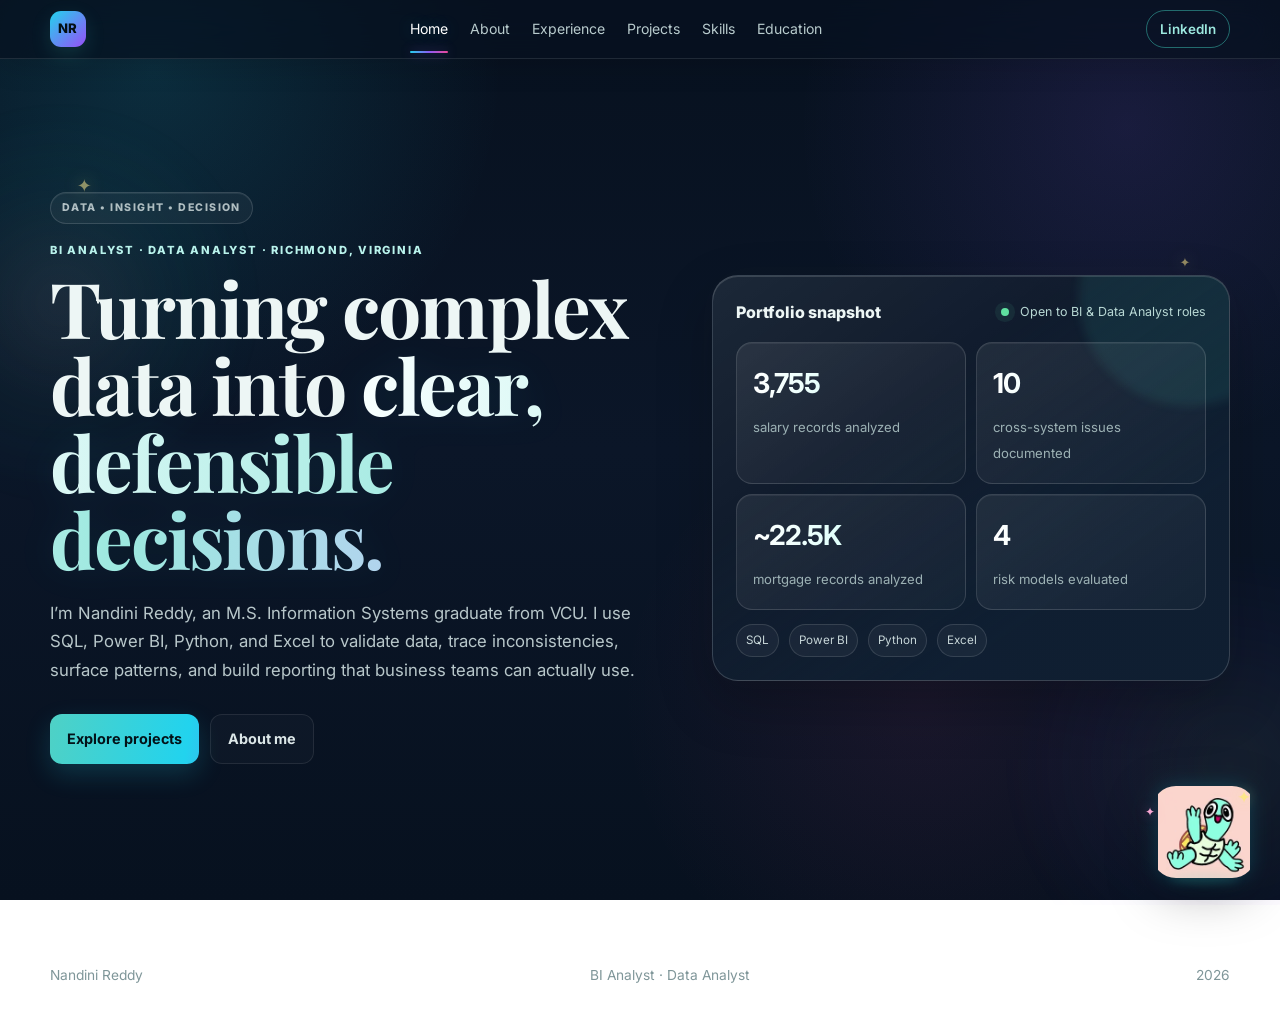
<file: index.html>
<!doctype html><html lang="en"><head><meta charset="utf-8"><meta name="viewport" content="width=device-width,initial-scale=1"><meta name="description" content="Nandini Reddy — BI Analyst and Data Analyst portfolio."><title>Nandini Reddy | Home</title><link rel="preconnect" href="https://fonts.googleapis.com"><link rel="preconnect" href="https://fonts.gstatic.com" crossorigin><link href="https://fonts.googleapis.com/css2?family=Inter:wght@400;500;600;700;800&family=Playfair+Display:wght@600;700&display=swap" rel="stylesheet"><link rel="stylesheet" href="styles.css"><link rel="stylesheet" href="turtle.css"></head><body data-page="home">
<header class="site-header"><a class="brand" href="index.html">NR</a><nav class="nav"><a class="active" href="index.html">Home</a><a href="about.html">About</a><a href="experience.html">Experience</a><a href="projects.html">Projects</a><a href="skills.html">Skills</a><a href="education.html">Education</a></nav><a class="nav-cta" href="https://www.linkedin.com/in/gnandinireddy" target="_blank">LinkedIn</a></header>
<main class="single-page-main"><section class="hero section-shell"><div class="hero-copy reveal"><p class="eyebrow">BI Analyst · Data Analyst · Richmond, Virginia</p><h1>Turning complex data into <span>clear, defensible decisions.</span></h1><p class="hero-lede">I’m Nandini Reddy, an M.S. Information Systems graduate from VCU. I use SQL, Power BI, Python, and Excel to validate data, trace inconsistencies, surface patterns, and build reporting that business teams can actually use.</p><div class="hero-actions"><a class="btn btn-primary" href="projects.html">Explore projects</a><a class="btn btn-secondary" href="about.html">About me</a></div></div><aside class="hero-panel reveal"><div class="hero-panel-top"><p class="mini-label">Portfolio snapshot</p><span class="status-dot"><i></i> Open to BI & Data Analyst roles</span></div><div class="metric-grid"><div class="metric-card"><strong>3,755</strong><span>salary records analyzed</span></div><div class="metric-card"><strong>10</strong><span>cross-system issues documented</span></div><div class="metric-card"><strong>~22.5K</strong><span>mortgage records analyzed</span></div><div class="metric-card"><strong>4</strong><span>risk models evaluated</span></div></div><div class="stack-line"><span>SQL</span><span>Power BI</span><span>Python</span><span>Excel</span></div></aside></section></main>
<footer><div class="section-shell footer-inner"><span>Nandini Reddy</span><span>BI Analyst · Data Analyst</span><span id="year"></span></div></footer>
<button class="turtle-assistant open-assistant" type="button" aria-label="Open Nandi portfolio assistant"><span class="turtle-sparkle">✦</span><img src="nandini_turtle.webp" alt="Nandi turtle assistant"><span class="turtle-tip">Ask Nandi</span></button><div class="assistant-shell" id="assistantShell" aria-hidden="true"><div class="assistant-backdrop" data-close-assistant></div><section class="assistant-panel"><div class="assistant-head"><div><p class="mini-label">Portfolio assistant</p><h2>Nandi</h2></div><button class="assistant-close" data-close-assistant>×</button></div><div class="assistant-note">Curated portfolio facts only — no invented credentials.</div><div class="assistant-messages" id="assistantMessages"><div class="bot-message">Hi! I’m Nandi. Ask me about Nandini’s skills, projects, experience, education, or target roles.</div></div><div class="assistant-suggestions"><button>Strongest projects?</button><button>What tools does she use?</button><button>Tell me about her experience</button><button>What roles is she targeting?</button></div><form class="assistant-form" id="assistantForm"><input id="assistantInput" autocomplete="off" placeholder="Ask Nandi…"><button type="submit">Send</button></form></section></div><script src="script.js"></script></body></html>
</file>
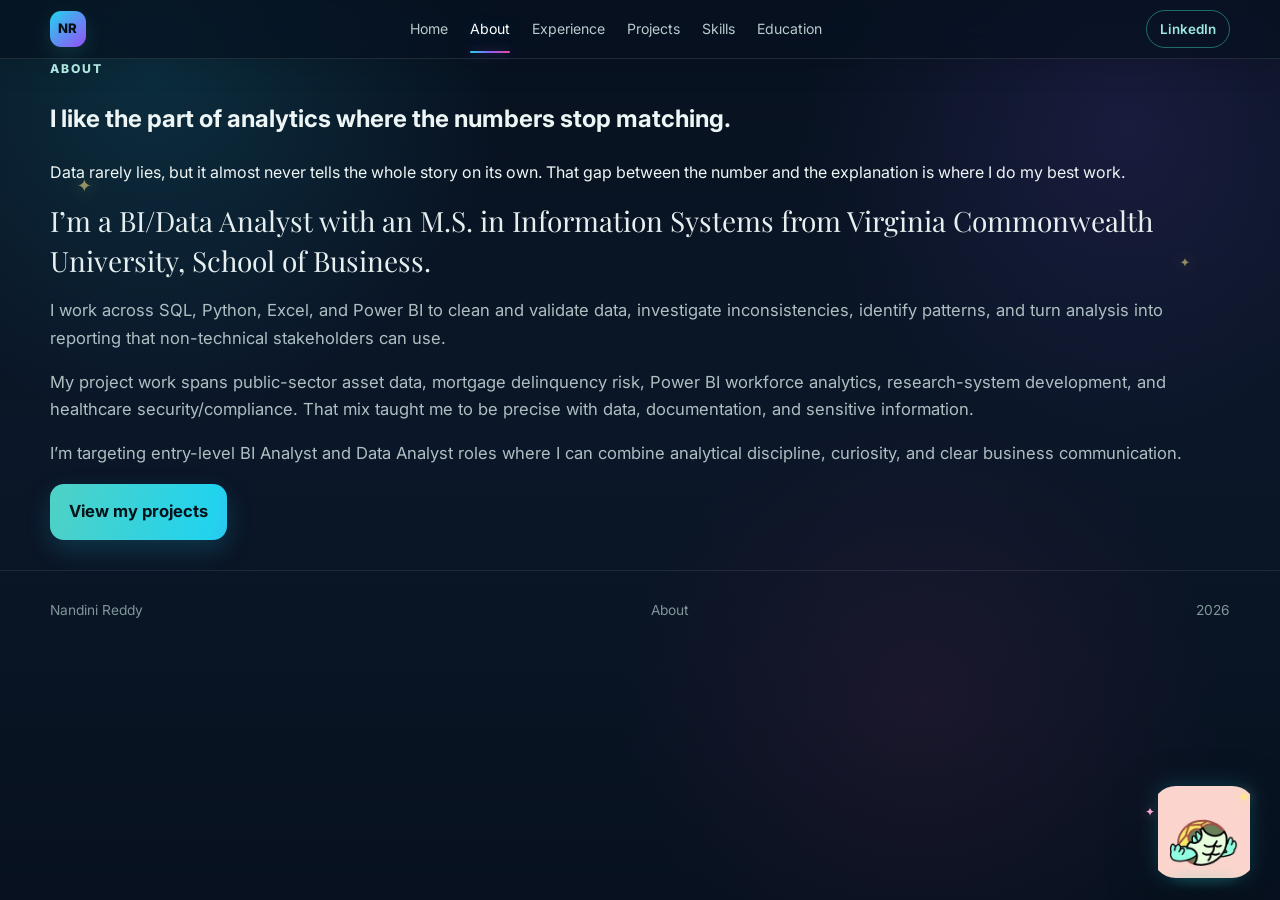
<file: about.html>
<!doctype html><html lang="en"><head><meta charset="utf-8"><meta name="viewport" content="width=device-width,initial-scale=1"><title>About | Nandini Reddy</title><link rel="preconnect" href="https://fonts.googleapis.com"><link rel="preconnect" href="https://fonts.gstatic.com" crossorigin><link href="https://fonts.googleapis.com/css2?family=Inter:wght@400;500;600;700;800&family=Playfair+Display:wght@600;700&display=swap" rel="stylesheet"><link rel="stylesheet" href="styles.css"><link rel="stylesheet" href="turtle.css"></head><body data-page="about"><header class="site-header"><a class="brand" href="index.html">NR</a><nav class="nav"><a href="index.html">Home</a><a class="active" href="about.html">About</a><a href="experience.html">Experience</a><a href="projects.html">Projects</a><a href="skills.html">Skills</a><a href="education.html">Education</a></nav><a class="nav-cta" href="https://www.linkedin.com/in/gnandinireddy" target="_blank">LinkedIn</a></header><main class="single-page-main"><section class="page-hero section-shell reveal"><p class="eyebrow">About</p><h1>I like the part of analytics where the numbers stop matching.</h1><p>Data rarely lies, but it almost never tells the whole story on its own. That gap between the number and the explanation is where I do my best work.</p></section><section class="section-shell about-page-grid reveal"><div class="about-lead">I’m a BI/Data Analyst with an M.S. in Information Systems from Virginia Commonwealth University, School of Business.</div><div class="about-copy"><p>I work across SQL, Python, Excel, and Power BI to clean and validate data, investigate inconsistencies, identify patterns, and turn analysis into reporting that non-technical stakeholders can use.</p><p>My project work spans public-sector asset data, mortgage delinquency risk, Power BI workforce analytics, research-system development, and healthcare security/compliance. That mix taught me to be precise with data, documentation, and sensitive information.</p><p>I’m targeting entry-level BI Analyst and Data Analyst roles where I can combine analytical discipline, curiosity, and clear business communication.</p><a class="btn btn-primary" href="projects.html">View my projects</a></div></section></main><footer><div class="section-shell footer-inner"><span>Nandini Reddy</span><span>About</span><span id="year"></span></div></footer><button class="turtle-assistant open-assistant" type="button" aria-label="Open Nandi portfolio assistant"><span class="turtle-sparkle">✦</span><img src="nandini_turtle.webp" alt="Nandi turtle assistant"><span class="turtle-tip">Ask Nandi</span></button><div class="assistant-shell" id="assistantShell" aria-hidden="true"><div class="assistant-backdrop" data-close-assistant></div><section class="assistant-panel"><div class="assistant-head"><div><p class="mini-label">Portfolio assistant</p><h2>Nandi</h2></div><button class="assistant-close" data-close-assistant>×</button></div><div class="assistant-note">Curated portfolio facts only — no invented credentials.</div><div class="assistant-messages" id="assistantMessages"><div class="bot-message">Hi! I’m Nandi. Ask me about her background, skills, projects, experience, or target roles.</div></div><div class="assistant-suggestions"><button>What is her background?</button><button>Strongest projects?</button><button>What tools does she use?</button><button>What roles is she targeting?</button></div><form class="assistant-form" id="assistantForm"><input id="assistantInput" autocomplete="off" placeholder="Ask Nandi…"><button type="submit">Send</button></form></section></div><script src="script.js"></script></body></html>
</file>
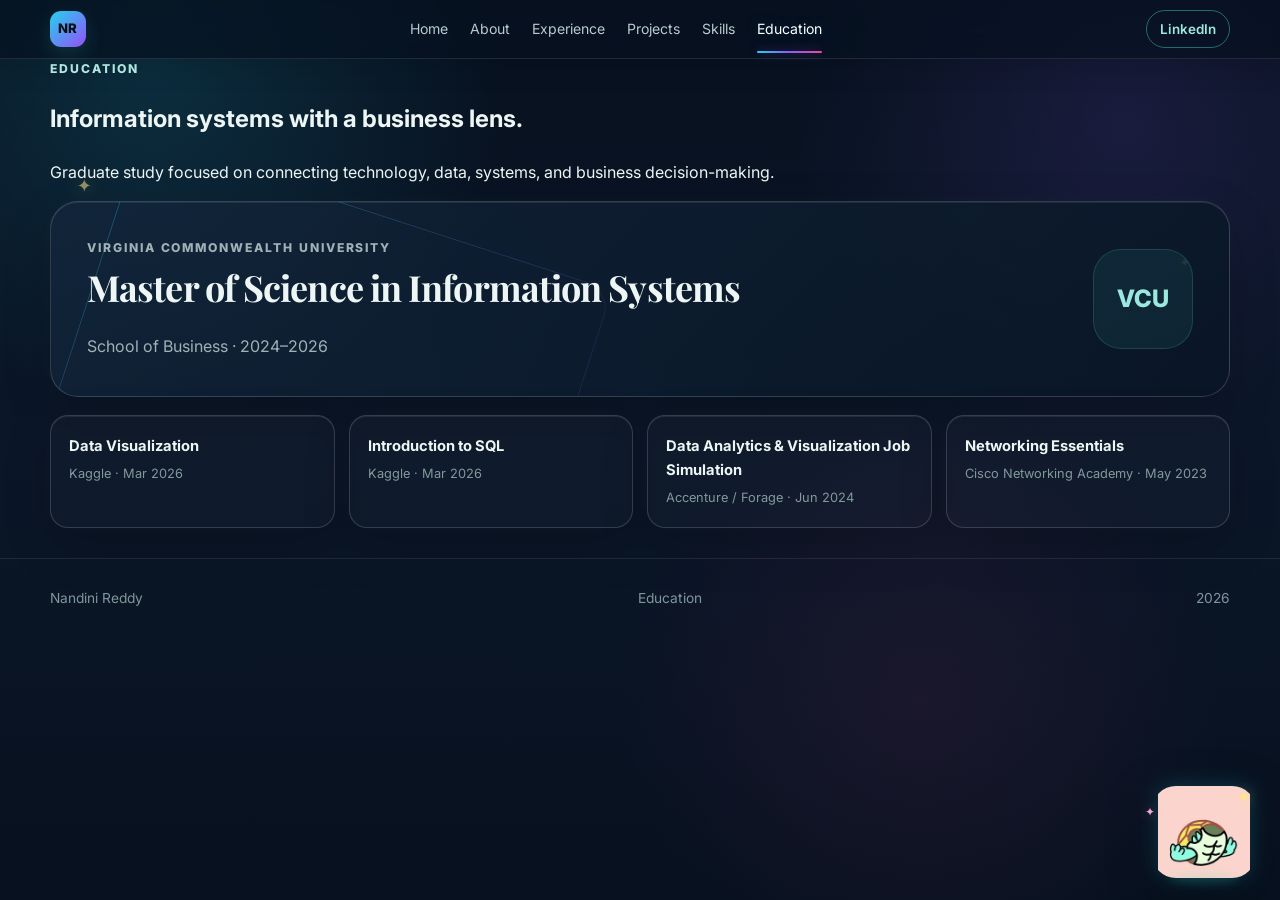
<file: education.html>
<!doctype html><html lang="en"><head><meta charset="utf-8"><meta name="viewport" content="width=device-width,initial-scale=1"><title>Education | Nandini Reddy</title><link rel="preconnect" href="https://fonts.googleapis.com"><link rel="preconnect" href="https://fonts.gstatic.com" crossorigin><link href="https://fonts.googleapis.com/css2?family=Inter:wght@400;500;600;700;800&family=Playfair+Display:wght@600;700&display=swap" rel="stylesheet"><link rel="stylesheet" href="styles.css"><link rel="stylesheet" href="turtle.css"></head><body data-page="education"><header class="site-header"><a class="brand" href="index.html">NR</a><nav class="nav"><a href="index.html">Home</a><a href="about.html">About</a><a href="experience.html">Experience</a><a href="projects.html">Projects</a><a href="skills.html">Skills</a><a class="active" href="education.html">Education</a></nav><a class="nav-cta" href="https://www.linkedin.com/in/gnandinireddy" target="_blank">LinkedIn</a></header><main class="single-page-main"><section class="page-hero section-shell reveal"><p class="eyebrow">Education</p><h1>Information systems with a business lens.</h1><p>Graduate study focused on connecting technology, data, systems, and business decision-making.</p></section><section class="section-shell page-content"><div class="education-card reveal"><div><p class="eyebrow">Virginia Commonwealth University</p><h2>Master of Science in Information Systems</h2><p>School of Business · 2024–2026</p></div><div class="education-mark">VCU</div></div><div class="cert-grid reveal"><div><strong>Data Visualization</strong><span>Kaggle · Mar 2026</span></div><div><strong>Introduction to SQL</strong><span>Kaggle · Mar 2026</span></div><div><strong>Data Analytics & Visualization Job Simulation</strong><span>Accenture / Forage · Jun 2024</span></div><div><strong>Networking Essentials</strong><span>Cisco Networking Academy · May 2023</span></div></div></section></main><footer><div class="section-shell footer-inner"><span>Nandini Reddy</span><span>Education</span><span id="year"></span></div></footer><button class="turtle-assistant open-assistant" type="button" aria-label="Open Nandi portfolio assistant"><span class="turtle-sparkle">✦</span><img src="nandini_turtle.webp" alt="Nandi turtle assistant"><span class="turtle-tip">Ask Nandi</span></button><div class="assistant-shell" id="assistantShell" aria-hidden="true"><div class="assistant-backdrop" data-close-assistant></div><section class="assistant-panel"><div class="assistant-head"><div><p class="mini-label">Portfolio assistant</p><h2>Nandi</h2></div><button class="assistant-close" data-close-assistant>×</button></div><div class="assistant-note">Curated portfolio facts only — no invented credentials.</div><div class="assistant-messages" id="assistantMessages"><div class="bot-message">Hi! I’m Nandi. Ask about Nandini’s VCU degree, certifications, projects, skills, or target roles.</div></div><div class="assistant-suggestions"><button>What degree does she have?</button><button>Where did she study?</button><button>What certifications does she have?</button><button>What roles is she targeting?</button></div><form class="assistant-form" id="assistantForm"><input id="assistantInput" autocomplete="off" placeholder="Ask Nandi…"><button type="submit">Send</button></form></section></div><script src="script.js"></script></body></html>
</file>
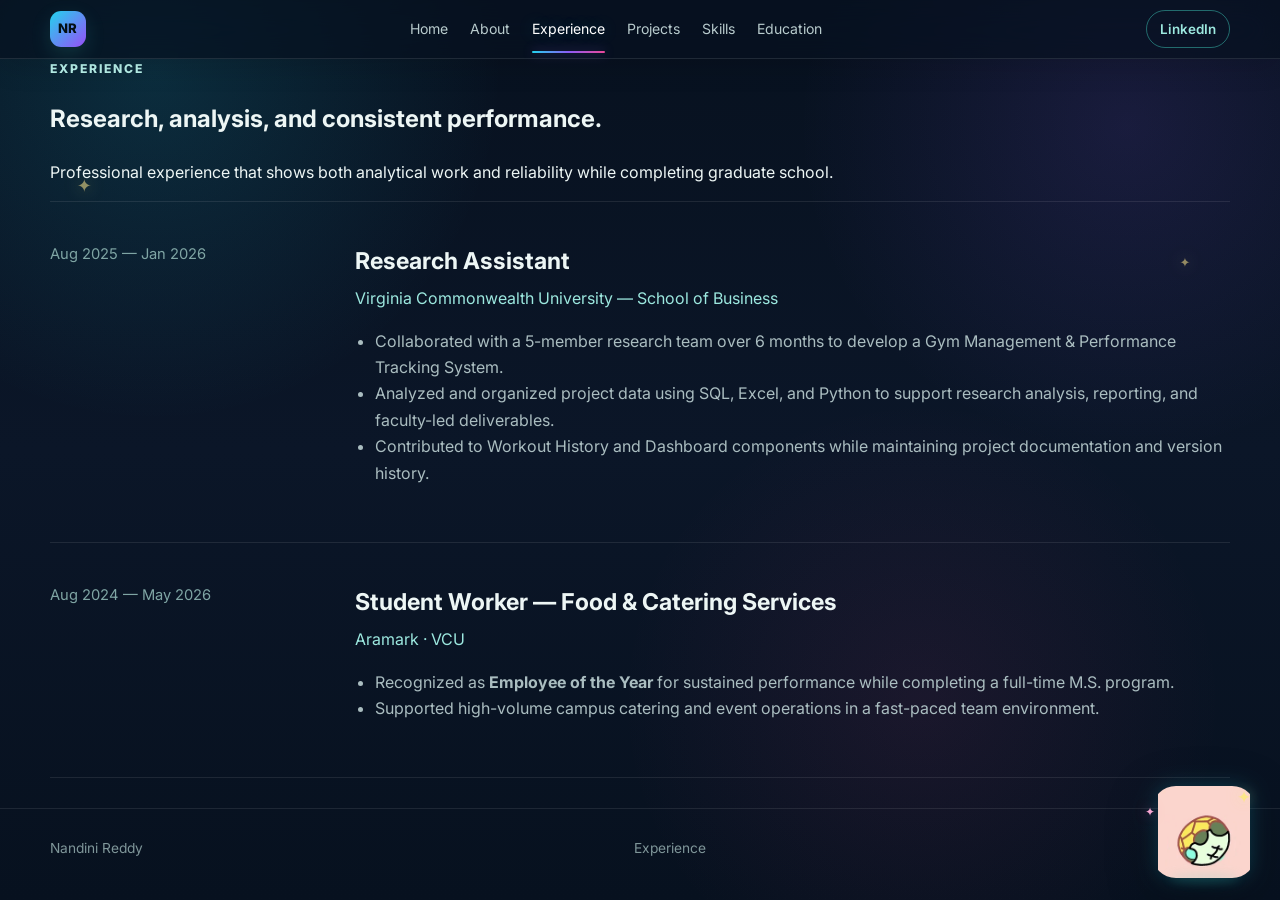
<file: experience.html>
<!doctype html><html lang="en"><head><meta charset="utf-8"><meta name="viewport" content="width=device-width,initial-scale=1"><title>Experience | Nandini Reddy</title><link rel="preconnect" href="https://fonts.googleapis.com"><link rel="preconnect" href="https://fonts.gstatic.com" crossorigin><link href="https://fonts.googleapis.com/css2?family=Inter:wght@400;500;600;700;800&family=Playfair+Display:wght@600;700&display=swap" rel="stylesheet"><link rel="stylesheet" href="styles.css"><link rel="stylesheet" href="turtle.css"></head><body data-page="experience"><header class="site-header"><a class="brand" href="index.html">NR</a><nav class="nav"><a href="index.html">Home</a><a href="about.html">About</a><a class="active" href="experience.html">Experience</a><a href="projects.html">Projects</a><a href="skills.html">Skills</a><a href="education.html">Education</a></nav><a class="nav-cta" href="https://www.linkedin.com/in/gnandinireddy" target="_blank">LinkedIn</a></header><main class="single-page-main"><section class="page-hero section-shell reveal"><p class="eyebrow">Experience</p><h1>Research, analysis, and consistent performance.</h1><p>Professional experience that shows both analytical work and reliability while completing graduate school.</p></section><section class="section-shell timeline page-content reveal"><article class="timeline-item"><div class="timeline-date">Aug 2025 — Jan 2026</div><div class="timeline-body"><h3>Research Assistant</h3><p class="timeline-org">Virginia Commonwealth University — School of Business</p><ul><li>Collaborated with a 5-member research team over 6 months to develop a Gym Management & Performance Tracking System.</li><li>Analyzed and organized project data using SQL, Excel, and Python to support research analysis, reporting, and faculty-led deliverables.</li><li>Contributed to Workout History and Dashboard components while maintaining project documentation and version history.</li></ul></div></article><article class="timeline-item"><div class="timeline-date">Aug 2024 — May 2026</div><div class="timeline-body"><h3>Student Worker — Food & Catering Services</h3><p class="timeline-org">Aramark · VCU</p><ul><li>Recognized as <strong>Employee of the Year</strong> for sustained performance while completing a full-time M.S. program.</li><li>Supported high-volume campus catering and event operations in a fast-paced team environment.</li></ul></div></article></section></main><footer><div class="section-shell footer-inner"><span>Nandini Reddy</span><span>Experience</span><span id="year"></span></div></footer><button class="turtle-assistant open-assistant" type="button" aria-label="Open Nandi portfolio assistant"><span class="turtle-sparkle">✦</span><img src="nandini_turtle.webp" alt="Nandi turtle assistant"><span class="turtle-tip">Ask Nandi</span></button><div class="assistant-shell" id="assistantShell" aria-hidden="true"><div class="assistant-backdrop" data-close-assistant></div><section class="assistant-panel"><div class="assistant-head"><div><p class="mini-label">Portfolio assistant</p><h2>Nandi</h2></div><button class="assistant-close" data-close-assistant>×</button></div><div class="assistant-note">Curated portfolio facts only — no invented credentials.</div><div class="assistant-messages" id="assistantMessages"><div class="bot-message">Hi! I’m Nandi. Ask about her VCU Research Assistant work, Aramark experience, projects, or skills.</div></div><div class="assistant-suggestions"><button>Tell me about her experience</button><button>What did she do as an RA?</button><button>What is Employee of the Year?</button><button>What tools does she use?</button></div><form class="assistant-form" id="assistantForm"><input id="assistantInput" autocomplete="off" placeholder="Ask Nandi…"><button type="submit">Send</button></form></section></div><script src="script.js"></script></body></html>
</file>
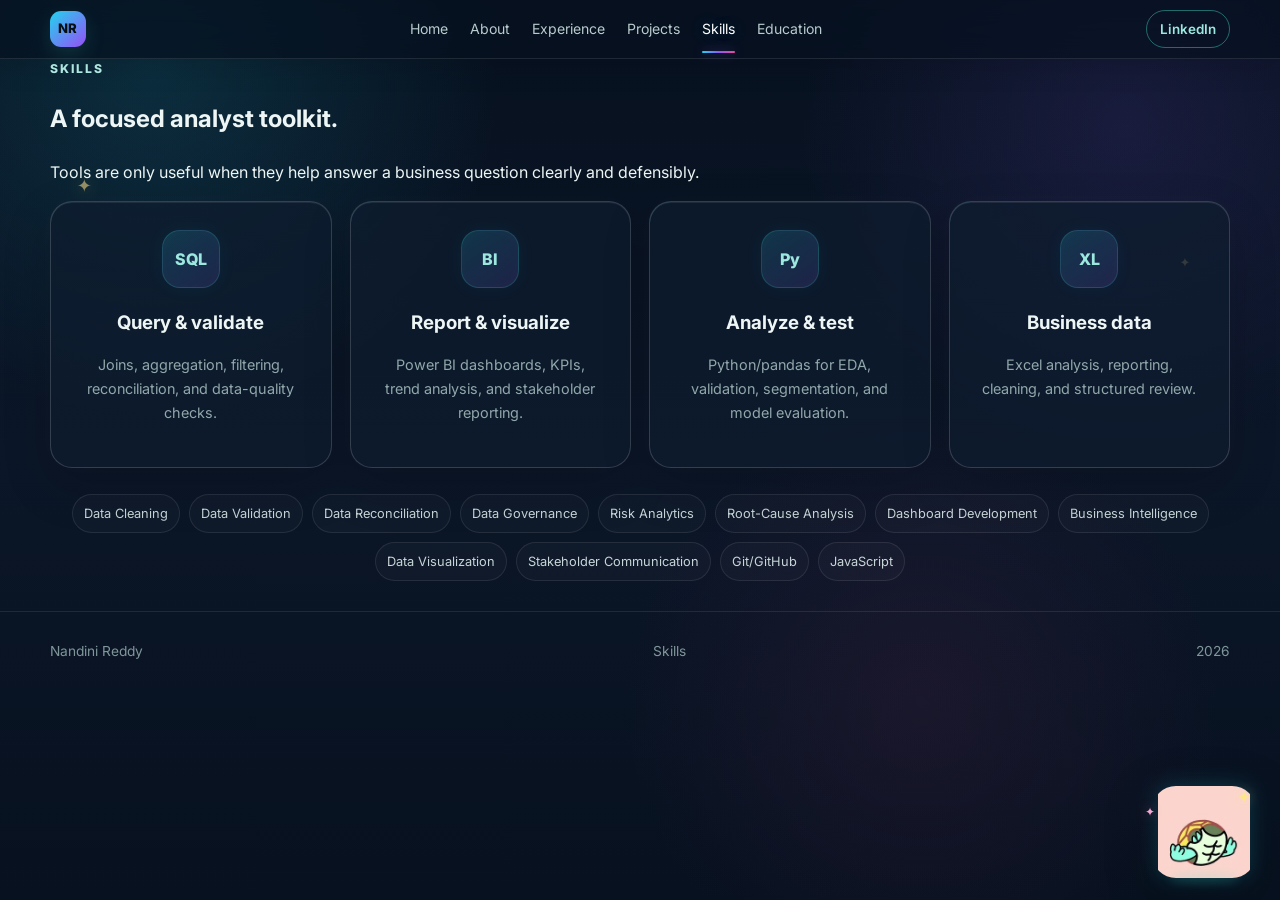
<file: skills.html>
<!doctype html><html lang="en"><head><meta charset="utf-8"><meta name="viewport" content="width=device-width,initial-scale=1"><title>Skills | Nandini Reddy</title><link rel="preconnect" href="https://fonts.googleapis.com"><link rel="preconnect" href="https://fonts.gstatic.com" crossorigin><link href="https://fonts.googleapis.com/css2?family=Inter:wght@400;500;600;700;800&family=Playfair+Display:wght@600;700&display=swap" rel="stylesheet"><link rel="stylesheet" href="styles.css"><link rel="stylesheet" href="turtle.css"></head><body data-page="skills"><header class="site-header"><a class="brand" href="index.html">NR</a><nav class="nav"><a href="index.html">Home</a><a href="about.html">About</a><a href="experience.html">Experience</a><a href="projects.html">Projects</a><a class="active" href="skills.html">Skills</a><a href="education.html">Education</a></nav><a class="nav-cta" href="https://www.linkedin.com/in/gnandinireddy" target="_blank">LinkedIn</a></header><main class="single-page-main"><section class="page-hero section-shell reveal"><p class="eyebrow">Skills</p><h1>A focused analyst toolkit.</h1><p>Tools are only useful when they help answer a business question clearly and defensibly.</p></section><section class="section-shell page-content"><div class="skill-grid"><div class="skill-card reveal"><span class="skill-icon">SQL</span><h3>Query & validate</h3><p>Joins, aggregation, filtering, reconciliation, and data-quality checks.</p></div><div class="skill-card reveal"><span class="skill-icon">BI</span><h3>Report & visualize</h3><p>Power BI dashboards, KPIs, trend analysis, and stakeholder reporting.</p></div><div class="skill-card reveal"><span class="skill-icon">Py</span><h3>Analyze & test</h3><p>Python/pandas for EDA, validation, segmentation, and model evaluation.</p></div><div class="skill-card reveal"><span class="skill-icon">XL</span><h3>Business data</h3><p>Excel analysis, reporting, cleaning, and structured review.</p></div></div><div class="skill-cloud reveal"><span>Data Cleaning</span><span>Data Validation</span><span>Data Reconciliation</span><span>Data Governance</span><span>Risk Analytics</span><span>Root-Cause Analysis</span><span>Dashboard Development</span><span>Business Intelligence</span><span>Data Visualization</span><span>Stakeholder Communication</span><span>Git/GitHub</span><span>JavaScript</span></div></section></main><footer><div class="section-shell footer-inner"><span>Nandini Reddy</span><span>Skills</span><span id="year"></span></div></footer><button class="turtle-assistant open-assistant" type="button" aria-label="Open Nandi portfolio assistant"><span class="turtle-sparkle">✦</span><img src="nandini_turtle.webp" alt="Nandi turtle assistant"><span class="turtle-tip">Ask Nandi</span></button><div class="assistant-shell" id="assistantShell" aria-hidden="true"><div class="assistant-backdrop" data-close-assistant></div><section class="assistant-panel"><div class="assistant-head"><div><p class="mini-label">Portfolio assistant</p><h2>Nandi</h2></div><button class="assistant-close" data-close-assistant>×</button></div><div class="assistant-note">Curated portfolio facts only — no invented credentials.</div><div class="assistant-messages" id="assistantMessages"><div class="bot-message">Hi! I’m Nandi. Ask which tools Nandini uses or which projects demonstrate each skill.</div></div><div class="assistant-suggestions"><button>What tools does she use?</button><button>Which project proves Power BI?</button><button>Does she use SQL?</button><button>What are her strongest projects?</button></div><form class="assistant-form" id="assistantForm"><input id="assistantInput" autocomplete="off" placeholder="Ask Nandi…"><button type="submit">Send</button></form></section></div><script src="script.js"></script></body></html>
</file>
<file: styles.css>
:root{
  --bg:#07111f;--bg-soft:#0b1728;--surface:#0f1f33;--surface-2:#13263c;--line:rgba(255,255,255,.09);--text:#edf6f5;--muted:#9db2b5;--teal:#42d7c5;--teal-soft:#9ce8df;--gold:#d8b46b;--shadow:0 24px 60px rgba(0,0,0,.28);--radius:26px;
}
*{box-sizing:border-box}html{scroll-behavior:smooth}body{margin:0;font-family:Inter,system-ui,-apple-system,BlinkMacSystemFont,"Segoe UI",sans-serif;color:var(--text);background:radial-gradient(circle at 15% 10%,rgba(66,215,197,.10),transparent 28%),radial-gradient(circle at 90% 20%,rgba(216,180,107,.08),transparent 24%),linear-gradient(180deg,#07111f 0%,#091523 48%,#07111f 100%);line-height:1.65}a{color:inherit;text-decoration:none}img{max-width:100%;display:block}button,input{font:inherit}.section-shell{width:min(1180px,calc(100% - 40px));margin:0 auto}.section-block{padding:110px 0}
.site-header{position:sticky;top:0;z-index:20;display:grid;grid-template-columns:auto 1fr auto;align-items:center;gap:28px;padding:18px max(22px,calc((100vw - 1180px)/2));background:rgba(7,17,31,.82);backdrop-filter:blur(18px);border-bottom:1px solid var(--line)}.brand{width:42px;height:42px;border-radius:14px;display:grid;place-items:center;font-weight:800;letter-spacing:.04em;background:linear-gradient(135deg,var(--teal),#1d8f94);color:#041014;box-shadow:0 10px 28px rgba(66,215,197,.18)}.nav{display:flex;justify-content:center;gap:28px;color:#b8cbcd;font-size:.94rem}.nav a:hover,.nav a.active{color:#fff}.nav a.active{position:relative}.nav a.active:after{content:"";position:absolute;left:0;right:0;bottom:-10px;height:2px;background:var(--teal);border-radius:2px}.nav-cta{border:1px solid rgba(66,215,197,.45);padding:10px 16px;border-radius:999px;color:var(--teal-soft);font-weight:600}
.hero{min-height:calc(100vh - 79px);display:grid;grid-template-columns:1.08fr .92fr;gap:70px;align-items:center;padding:90px 0}.eyebrow{text-transform:uppercase;letter-spacing:.16em;font-size:.76rem;font-weight:800;color:var(--teal-soft);margin:0 0 16px}.hero h1,.section-heading h2,.contact h2,.education-card h2,.projects-hero h1,.case-copy h2{font-family:"Playfair Display",Georgia,serif;letter-spacing:-.025em}.hero h1{font-size:clamp(3.4rem,7.2vw,6.6rem);line-height:.98;margin:0 0 28px;max-width:850px}.hero h1 span,.projects-hero h1 span{color:var(--teal)}.hero-lede{font-size:1.14rem;max-width:700px;color:#b7c8cb;margin-bottom:34px}.hero-actions{display:flex;gap:14px;flex-wrap:wrap}.btn{border:0;cursor:pointer;display:inline-flex;align-items:center;justify-content:center;padding:14px 19px;border-radius:14px;font-weight:700;transition:.2s transform,.2s border-color,.2s background}.btn:hover{transform:translateY(-2px)}.btn-primary{background:var(--teal);color:#061317}.btn-secondary{border:1px solid var(--line);background:rgba(255,255,255,.025);color:#dce7e8}
.hero-panel{background:linear-gradient(180deg,rgba(19,38,60,.95),rgba(11,23,40,.95));border:1px solid var(--line);border-radius:32px;padding:28px;box-shadow:var(--shadow);position:relative;overflow:hidden}.hero-panel:before{content:"";position:absolute;width:220px;height:220px;border-radius:50%;background:rgba(66,215,197,.09);filter:blur(5px);top:-90px;right:-70px}.hero-panel-top{display:flex;justify-content:space-between;gap:18px;align-items:center;margin-bottom:24px;position:relative}.mini-label{font-weight:800;margin:0}.status-dot{font-size:.78rem;color:#b8d8d4}.status-dot i{display:inline-block;width:8px;height:8px;border-radius:50%;background:#60e0a0;margin-right:7px;box-shadow:0 0 0 6px rgba(96,224,160,.08)}.metric-grid{display:grid;grid-template-columns:1fr 1fr;gap:14px;position:relative}.metric-card{background:rgba(255,255,255,.03);border:1px solid var(--line);border-radius:20px;padding:24px 20px;min-height:130px}.metric-card strong{display:block;font-size:2rem;color:#fff;margin-bottom:6px}.metric-card span{color:var(--muted);font-size:.9rem}.stack-line{display:flex;gap:10px;flex-wrap:wrap;margin-top:18px}.stack-line span,.tag-row span,.skill-cloud span{border:1px solid var(--line);background:rgba(255,255,255,.025);border-radius:999px;padding:8px 11px;font-size:.8rem;color:#c7d6d8}
.trust-strip{display:grid;grid-template-columns:repeat(3,1fr);gap:1px;border:1px solid var(--line);border-radius:22px;overflow:hidden;background:var(--line);margin-top:-22px}.trust-strip div{background:rgba(10,23,40,.92);padding:22px 24px}.trust-strip strong,.trust-strip span{display:block}.trust-strip strong{font-size:.92rem}.trust-strip span{font-size:.78rem;color:#82999c;margin-top:4px}
.section-heading{max-width:790px;margin-bottom:52px}.section-heading.centered{text-align:center;margin-left:auto;margin-right:auto}.section-heading h2{font-size:clamp(2.4rem,4.6vw,4.2rem);line-height:1.06;margin:0}.about-grid{display:grid;grid-template-columns:1fr 1fr;gap:70px}.about-lead{font-family:"Playfair Display",Georgia,serif;font-size:1.75rem;line-height:1.42;margin:0;color:#e6efef}.about-copy{color:#aebfc2;font-size:1.04rem}.text-link{display:inline-block;margin-top:14px;color:var(--teal-soft);font-weight:800}
.timeline{border-top:1px solid var(--line)}.timeline-item{display:grid;grid-template-columns:260px 1fr;gap:45px;padding:40px 0;border-bottom:1px solid var(--line)}.timeline-date{color:#7fa5a4;font-size:.92rem}.timeline-body h3,.skill-card h3{margin:0}.timeline-body h3{font-size:1.45rem}.timeline-org{color:var(--teal-soft);margin-top:5px}.timeline-body ul{padding-left:20px;color:#aabdc0}
.skill-grid{display:grid;grid-template-columns:repeat(4,1fr);gap:18px}.skill-card{background:rgba(14,29,47,.72);border:1px solid var(--line);border-radius:22px;padding:28px;text-align:center}.skill-icon{width:58px;height:58px;border-radius:18px;display:grid;place-items:center;margin:0 auto 20px;background:linear-gradient(145deg,#153e4b,#0b2730);color:var(--teal-soft);font-weight:800;border:1px solid rgba(66,215,197,.18)}.skill-card p{color:#91a8aa;font-size:.9rem}.skill-cloud{display:flex;justify-content:center;flex-wrap:wrap;gap:9px;margin-top:26px}
.preview-grid{display:grid;grid-template-columns:repeat(4,1fr);gap:18px}.preview-card{border:1px solid var(--line);background:linear-gradient(180deg,rgba(17,34,54,.8),rgba(10,23,38,.86));border-radius:24px;padding:26px;min-height:230px;transition:.25s transform,.25s border-color}.preview-card:hover{transform:translateY(-5px);border-color:rgba(66,215,197,.32)}.preview-card span{font-size:.72rem;text-transform:uppercase;letter-spacing:.1em;color:var(--gold);font-weight:800}.preview-card h3{font-size:1.25rem;line-height:1.25}.preview-card p{color:#91a8aa;font-size:.9rem}.center-action{text-align:center;margin-top:28px}
.education-card{display:flex;justify-content:space-between;gap:30px;align-items:center;border:1px solid var(--line);background:linear-gradient(135deg,rgba(19,38,60,.78),rgba(9,22,37,.85));padding:36px;border-radius:28px}.education-card h2{font-size:2.25rem;margin:0 0 10px}.education-card p{color:#9fb2b5;margin-bottom:0}.education-mark{width:100px;height:100px;border-radius:28px;display:grid;place-items:center;background:rgba(66,215,197,.08);border:1px solid rgba(66,215,197,.18);color:var(--teal-soft);font-weight:800;font-size:1.5rem}.cert-grid{display:grid;grid-template-columns:repeat(4,1fr);gap:14px;margin-top:18px}.cert-grid div{border:1px solid var(--line);background:rgba(255,255,255,.02);border-radius:18px;padding:18px}.cert-grid strong{display:block;font-size:.92rem}.cert-grid span{display:block;color:#82999c;font-size:.8rem;margin-top:5px}
.contact-card{background:linear-gradient(120deg,rgba(17,54,63,.9),rgba(12,27,45,.92));border:1px solid rgba(66,215,197,.16);border-radius:32px;padding:54px;text-align:center;box-shadow:var(--shadow)}.contact-card h2{font-size:clamp(2.3rem,4vw,4rem);margin:0 auto 16px;max-width:760px;line-height:1.08}.contact-card p{max-width:680px;margin:0 auto 28px;color:#b6c8ca}.contact-card .hero-actions{justify-content:center}
.projects-hero{padding:120px 0 60px}.projects-hero h1{font-size:clamp(3.4rem,7vw,6.5rem);line-height:.98;margin:0 0 28px;max-width:1000px}.projects-hero>p:last-child{max-width:760px;color:#aebfc2;font-size:1.08rem}.case-study{border-top:1px solid var(--line)}.case-study-meta{display:flex;justify-content:space-between;gap:20px;color:#789597;font-size:.76rem;letter-spacing:.1em;text-transform:uppercase;margin-bottom:34px}.case-study-grid{display:grid;grid-template-columns:1.02fr .98fr;gap:56px;align-items:center}.case-study-grid.reverse .case-copy{order:2}.case-copy h2{font-size:clamp(2.4rem,4.4vw,4rem);line-height:1.08;margin:0 0 24px}.case-copy>p{color:#aebfc2}.case-points{display:grid;grid-template-columns:repeat(3,1fr);gap:12px;margin:28px 0}.case-points div{border:1px solid var(--line);background:rgba(255,255,255,.025);border-radius:18px;padding:18px}.case-points strong,.case-points span{display:block}.case-points strong{font-size:1.3rem;color:#fff}.case-points span{font-size:.75rem;color:#82999c;margin-top:4px}.case-button{margin-top:24px}.case-visual{border:1px solid var(--line);border-radius:28px;overflow:hidden;box-shadow:var(--shadow);background:#0b1728}.abstract-visual,.risk-visual,.research-visual{min-height:440px;border:1px solid var(--line);border-radius:28px;background:radial-gradient(circle at 50% 50%,rgba(66,215,197,.11),transparent 35%),linear-gradient(145deg,#0d2034,#091523);position:relative;overflow:hidden;box-shadow:var(--shadow)}.data-core{position:absolute;left:50%;top:50%;transform:translate(-50%,-50%);width:120px;height:120px;border-radius:50%;display:grid;place-items:center;background:var(--teal);color:#061317;font-weight:800;box-shadow:0 0 0 20px rgba(66,215,197,.06)}.data-node{position:absolute;padding:11px 14px;border:1px solid rgba(156,232,223,.22);background:rgba(8,27,42,.9);border-radius:14px;color:#c9e9e4;font-size:.82rem}.n1{left:12%;top:18%}.n2{right:12%;top:20%}.n3{left:15%;bottom:17%}.n4{right:10%;bottom:16%}.risk-visual{display:grid;place-items:center}.risk-ring{width:220px;height:220px;border-radius:50%;border:20px solid rgba(66,215,197,.16);border-top-color:var(--teal);display:grid;place-items:center;align-content:center;text-align:center}.risk-ring span{font-size:3rem;font-weight:800}.risk-ring small{color:#82999c}.risk-stats{position:absolute;right:28px;bottom:28px;display:grid;gap:10px}.risk-stats div{background:rgba(7,17,31,.82);border:1px solid var(--line);padding:13px 16px;border-radius:14px}.risk-stats strong,.risk-stats span{display:block}.risk-stats span{font-size:.72rem;color:#82999c}.research-visual{display:grid;grid-template-columns:1fr 1fr;gap:14px;padding:34px;align-content:center}.research-card{height:150px;border:1px solid var(--line);border-radius:22px;background:linear-gradient(145deg,rgba(66,215,197,.09),rgba(255,255,255,.02));display:grid;place-items:center;text-align:center;font-weight:800}.research-card:last-child{grid-column:1/-1}
footer{border-top:1px solid var(--line);margin-top:30px}.footer-inner{display:flex;justify-content:space-between;gap:20px;flex-wrap:wrap;padding:28px 0;color:#7f9699;font-size:.86rem}.reveal{opacity:0;transform:translateY(20px);transition:opacity .7s ease,transform .7s ease}.reveal.visible{opacity:1;transform:none}
.assistant-launcher{position:fixed;right:24px;bottom:24px;z-index:35;border:1px solid rgba(66,215,197,.32);background:#0d2631;color:#e8fffb;border-radius:999px;padding:13px 18px;font-weight:800;box-shadow:0 18px 40px rgba(0,0,0,.35);cursor:pointer}.assistant-pulse{display:inline-block;width:8px;height:8px;border-radius:50%;background:#62e7a4;margin-right:8px;box-shadow:0 0 0 0 rgba(98,231,164,.5);animation:pulse 2s infinite}.assistant-shell{position:fixed;inset:0;z-index:50;display:none}.assistant-shell.open{display:block}.assistant-backdrop{position:absolute;inset:0;background:rgba(2,8,14,.72);backdrop-filter:blur(8px)}.assistant-panel{position:absolute;right:24px;bottom:24px;width:min(430px,calc(100% - 28px));max-height:min(760px,calc(100vh - 48px));background:linear-gradient(180deg,#102238,#091725);border:1px solid var(--line);border-radius:28px;box-shadow:0 28px 80px rgba(0,0,0,.5);display:flex;flex-direction:column;overflow:hidden}.assistant-head{display:flex;justify-content:space-between;gap:20px;align-items:center;padding:22px 22px 14px}.assistant-head h2{margin:2px 0 0;font-size:1.35rem}.assistant-close{border:0;background:rgba(255,255,255,.05);color:#fff;width:36px;height:36px;border-radius:12px;font-size:1.5rem;cursor:pointer}.assistant-note{margin:0 22px 10px;padding:10px 12px;border-radius:12px;background:rgba(66,215,197,.06);color:#91b5b4;font-size:.75rem}.assistant-messages{padding:14px 22px;overflow:auto;display:flex;flex-direction:column;gap:10px;min-height:180px}.bot-message,.user-message{max-width:88%;padding:11px 13px;border-radius:15px;font-size:.9rem;line-height:1.5}.bot-message{background:rgba(255,255,255,.055);border:1px solid var(--line);color:#d7e4e5;align-self:flex-start}.user-message{background:var(--teal);color:#061317;align-self:flex-end}.assistant-suggestions{display:flex;gap:7px;flex-wrap:wrap;padding:0 22px 14px}.assistant-suggestions button{border:1px solid var(--line);background:transparent;color:#a8c3c4;border-radius:999px;padding:8px 10px;font-size:.72rem;cursor:pointer}.assistant-form{display:grid;grid-template-columns:1fr auto;gap:8px;padding:14px;border-top:1px solid var(--line);background:rgba(4,13,23,.5)}.assistant-form input{min-width:0;border:1px solid var(--line);background:#0b1928;color:#fff;border-radius:13px;padding:12px 13px;outline:none}.assistant-form input:focus{border-color:rgba(66,215,197,.45)}.assistant-form button{border:0;border-radius:13px;background:var(--teal);color:#061317;font-weight:800;padding:0 15px;cursor:pointer}@keyframes pulse{70%{box-shadow:0 0 0 9px rgba(98,231,164,0)}100%{box-shadow:0 0 0 0 rgba(98,231,164,0)}}
@media(max-width:980px){.nav{display:none}.site-header{grid-template-columns:auto 1fr auto}.hero,.about-grid,.case-study-grid{grid-template-columns:1fr}.hero{gap:44px;min-height:auto;padding:80px 0}.case-study-grid.reverse .case-copy{order:0}.trust-strip,.preview-grid,.skill-grid,.cert-grid{grid-template-columns:1fr 1fr}.timeline-item{grid-template-columns:1fr;gap:8px}.abstract-visual,.risk-visual,.research-visual{min-height:340px}}
@media(max-width:620px){.section-shell{width:min(100% - 24px,1180px)}.section-block{padding:78px 0}.site-header{padding:14px 12px}.nav-cta{font-size:.82rem;padding:9px 12px}.hero h1,.projects-hero h1{font-size:3.05rem}.metric-grid,.trust-strip,.preview-grid,.skill-grid,.cert-grid,.case-points{grid-template-columns:1fr}.metric-card{min-height:110px}.education-card{align-items:flex-start}.education-mark{width:72px;height:72px;border-radius:20px;font-size:1.1rem}.contact-card{padding:36px 22px}.assistant-launcher{right:14px;bottom:14px}.assistant-panel{right:14px;bottom:14px}.research-visual{grid-template-columns:1fr}.research-card:last-child{grid-column:auto}}
</file>
<file: turtle.css>
@import url("refinement.css");

.turtle-assistant{
  position:fixed;
  right:24px;
  bottom:22px;
  z-index:35;
  width:104px;
  height:92px;
  border:0;
  background:transparent;
  padding:0;
  cursor:pointer;
  filter:drop-shadow(0 14px 24px rgba(0,0,0,.28));
  animation:turtleFloat 3.2s ease-in-out infinite;
}

.turtle-assistant img{
  width:100%;
  height:100%;
  object-fit:contain;
  display:block;
  border-radius:24px;
  transition:transform .22s ease,filter .22s ease;
}

.turtle-assistant:hover img{
  transform:scale(1.08) rotate(-2deg);
  filter:brightness(1.05) saturate(1.08);
}

.turtle-tip{
  position:absolute;
  right:76px;
  bottom:54px;
  white-space:nowrap;
  background:rgba(12,29,46,.96);
  color:#ecfffb;
  border:1px solid rgba(66,215,197,.24);
  border-radius:999px;
  padding:8px 12px;
  font-size:.78rem;
  font-weight:800;
  opacity:0;
  transform:translateX(8px);
  pointer-events:none;
  transition:opacity .2s ease,transform .2s ease;
  box-shadow:0 10px 28px rgba(0,0,0,.22);
}

.turtle-assistant:hover .turtle-tip,
.turtle-assistant:focus-visible .turtle-tip{
  opacity:1;
  transform:translateX(0);
}

.turtle-sparkle{
  position:absolute;
  top:-2px;
  right:5px;
  color:#f6cf77;
  font-size:1.05rem;
  animation:sparkleTwinkle 1.8s ease-in-out infinite;
  text-shadow:0 0 12px rgba(246,207,119,.45);
}

.turtle-assistant:after{
  content:"";
  position:absolute;
  left:17px;
  right:17px;
  bottom:-5px;
  height:10px;
  border-radius:50%;
  background:rgba(66,215,197,.16);
  filter:blur(5px);
  animation:turtleShadow 3.2s ease-in-out infinite;
}

.assistant-panel .assistant-head h2:after{
  content:"  · Portfolio Assistant";
  color:#9db2b5;
  font-size:.72rem;
  font-weight:600;
}

/* Compact premium header */
.site-header{
  min-height:58px !important;
  padding:10px max(18px,calc((100vw - 1180px)/2)) !important;
  gap:20px !important;
  background:rgba(7,17,31,.72) !important;
  backdrop-filter:blur(16px) saturate(125%) !important;
  box-shadow:0 8px 28px rgba(0,0,0,.12) !important;
}

.brand{
  width:36px !important;
  height:36px !important;
  border-radius:11px !important;
  font-size:.82rem !important;
}

.nav{
  gap:22px !important;
  font-size:.88rem !important;
}

.nav a.active:after{
  bottom:-7px !important;
}

.nav-cta{
  padding:7px 13px !important;
  font-size:.84rem !important;
}

/* Soft white illuminated boards */
.hero-panel,
.metric-card,
.skill-card,
.education-card,
.cert-grid div,
.case-points div,
.case-visual,
.abstract-visual,
.risk-visual,
.research-visual,
.research-card,
.timeline-item,
.about-page-grid,
.preview-card{
  position:relative;
  isolation:isolate;
}

.hero-panel,
.skill-card,
.education-card,
.cert-grid div,
.case-points div,
.case-visual,
.abstract-visual,
.risk-visual,
.research-visual,
.research-card,
.preview-card{
  border-color:rgba(255,255,255,.16) !important;
  box-shadow:
    0 18px 48px rgba(0,0,0,.18),
    inset 0 1px 0 rgba(255,255,255,.08),
    0 0 24px rgba(255,255,255,.025) !important;
  overflow:hidden;
}

.metric-card{
  background:
    linear-gradient(135deg,rgba(255,255,255,.09),rgba(255,255,255,.035)) !important;
  border-color:rgba(255,255,255,.14) !important;
  box-shadow:inset 0 1px 0 rgba(255,255,255,.09),0 12px 30px rgba(0,0,0,.12) !important;
  overflow:hidden;
}

.hero-panel:after,
.metric-card:after,
.skill-card:after,
.education-card:after,
.cert-grid div:after,
.case-points div:after,
.case-visual:after,
.abstract-visual:after,
.risk-visual:after,
.research-visual:after,
.research-card:after,
.preview-card:after{
  content:"";
  position:absolute;
  top:-80%;
  left:-55%;
  width:42%;
  height:260%;
  z-index:-1;
  pointer-events:none;
  background:linear-gradient(90deg,transparent,rgba(255,255,255,.12),rgba(255,255,255,.035),transparent);
  transform:rotate(18deg);
  animation:whiteBoardSweep 8.5s ease-in-out infinite;
}

.hero-panel:after{animation-delay:.2s}
.metric-card:nth-child(2):after,.skill-card:nth-child(2):after,.cert-grid div:nth-child(2):after{animation-delay:1.2s}
.metric-card:nth-child(3):after,.skill-card:nth-child(3):after,.cert-grid div:nth-child(3):after{animation-delay:2.1s}
.metric-card:nth-child(4):after,.skill-card:nth-child(4):after,.cert-grid div:nth-child(4):after{animation-delay:3s}

.metric-card:hover,
.skill-card:hover,
.cert-grid div:hover,
.case-points div:hover,
.preview-card:hover{
  border-color:rgba(255,255,255,.30) !important;
  box-shadow:
    0 16px 42px rgba(0,0,0,.18),
    inset 0 1px 0 rgba(255,255,255,.14),
    0 0 28px rgba(255,255,255,.06) !important;
  transform:translateY(-2px);
  transition:transform .25s ease,border-color .25s ease,box-shadow .25s ease;
}

@keyframes whiteBoardSweep{
  0%,20%{left:-65%;opacity:0}
  32%{opacity:.45}
  48%{left:125%;opacity:.12}
  55%,100%{left:125%;opacity:0}
}

@keyframes turtleFloat{
  0%,100%{transform:translateY(0) rotate(0deg)}
  50%{transform:translateY(-8px) rotate(1deg)}
}

@keyframes turtleShadow{
  0%,100%{transform:scaleX(1);opacity:.7}
  50%{transform:scaleX(.78);opacity:.4}
}

@keyframes sparkleTwinkle{
  0%,100%{transform:scale(.8) rotate(0deg);opacity:.45}
  50%{transform:scale(1.2) rotate(18deg);opacity:1}
}

@media (max-width:620px){
  .site-header{min-height:52px !important;padding:8px 12px !important}
  .brand{width:34px !important;height:34px !important}
  .nav-cta{padding:6px 10px !important;font-size:.78rem !important}
  .turtle-assistant{
    width:82px;
    height:72px;
    right:12px;
    bottom:12px;
  }
  .turtle-tip{display:none}
}

@media (prefers-reduced-motion:reduce){
  .turtle-assistant,
  .turtle-assistant:after,
  .turtle-sparkle,
  .hero-panel:after,
  .metric-card:after,
  .skill-card:after,
  .education-card:after,
  .cert-grid div:after,
  .case-points div:after,
  .case-visual:after,
  .abstract-visual:after,
  .risk-visual:after,
  .research-visual:after,
  .research-card:after,
  .preview-card:after{animation:none}
}
</file>
